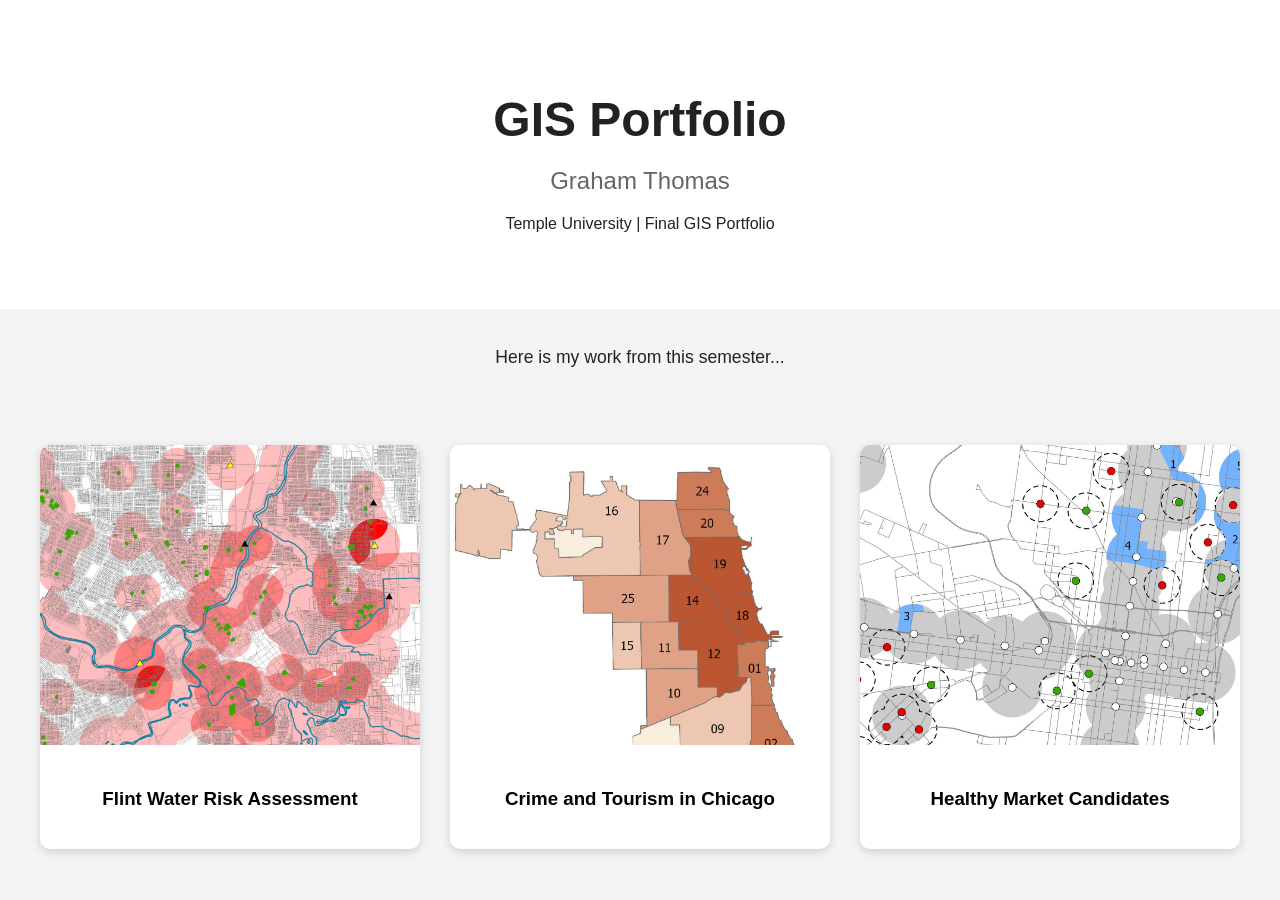
<file: index.html>
<!DOCTYPE html>
<html lang="en">
<head>
    <meta charset="UTF-8">
    <meta name="viewport" content="width=device-width, initial-scale=1.0">
    <title>GIS Portfolio | Graham Thomas</title>
    <link rel="stylesheet" href="style.css">
</head>
<body>

<header>
    <h1>GIS Portfolio</h1>
    <h2>Graham Thomas</h2>
    <p>Temple University | Final GIS Portfolio</p>
</header>

<section class="intro">
    <p>
       Here is my work from this semester...
    </p>
</section>

<section class="gallery">

    <a href="project1.html" class="card">
        <img src="images/flint-thumb.jpg" alt="Flint Water Risk">
        <h3>Flint Water Risk Assessment</h3>
    </a>

    <a href="project2.html" class="card">
        <img src="images/chicago-thumb.jpg" alt="Chicago Crime">
        <h3>Crime and Tourism in Chicago</h3>
    </a>

    <a href="project3.html" class="card">
        <img src="images/philly-thumb.jpg" alt="Healthy Markets">
        <h3>Healthy Market Candidates</h3>
    </a>

</section>

</body>
</html>
</file>
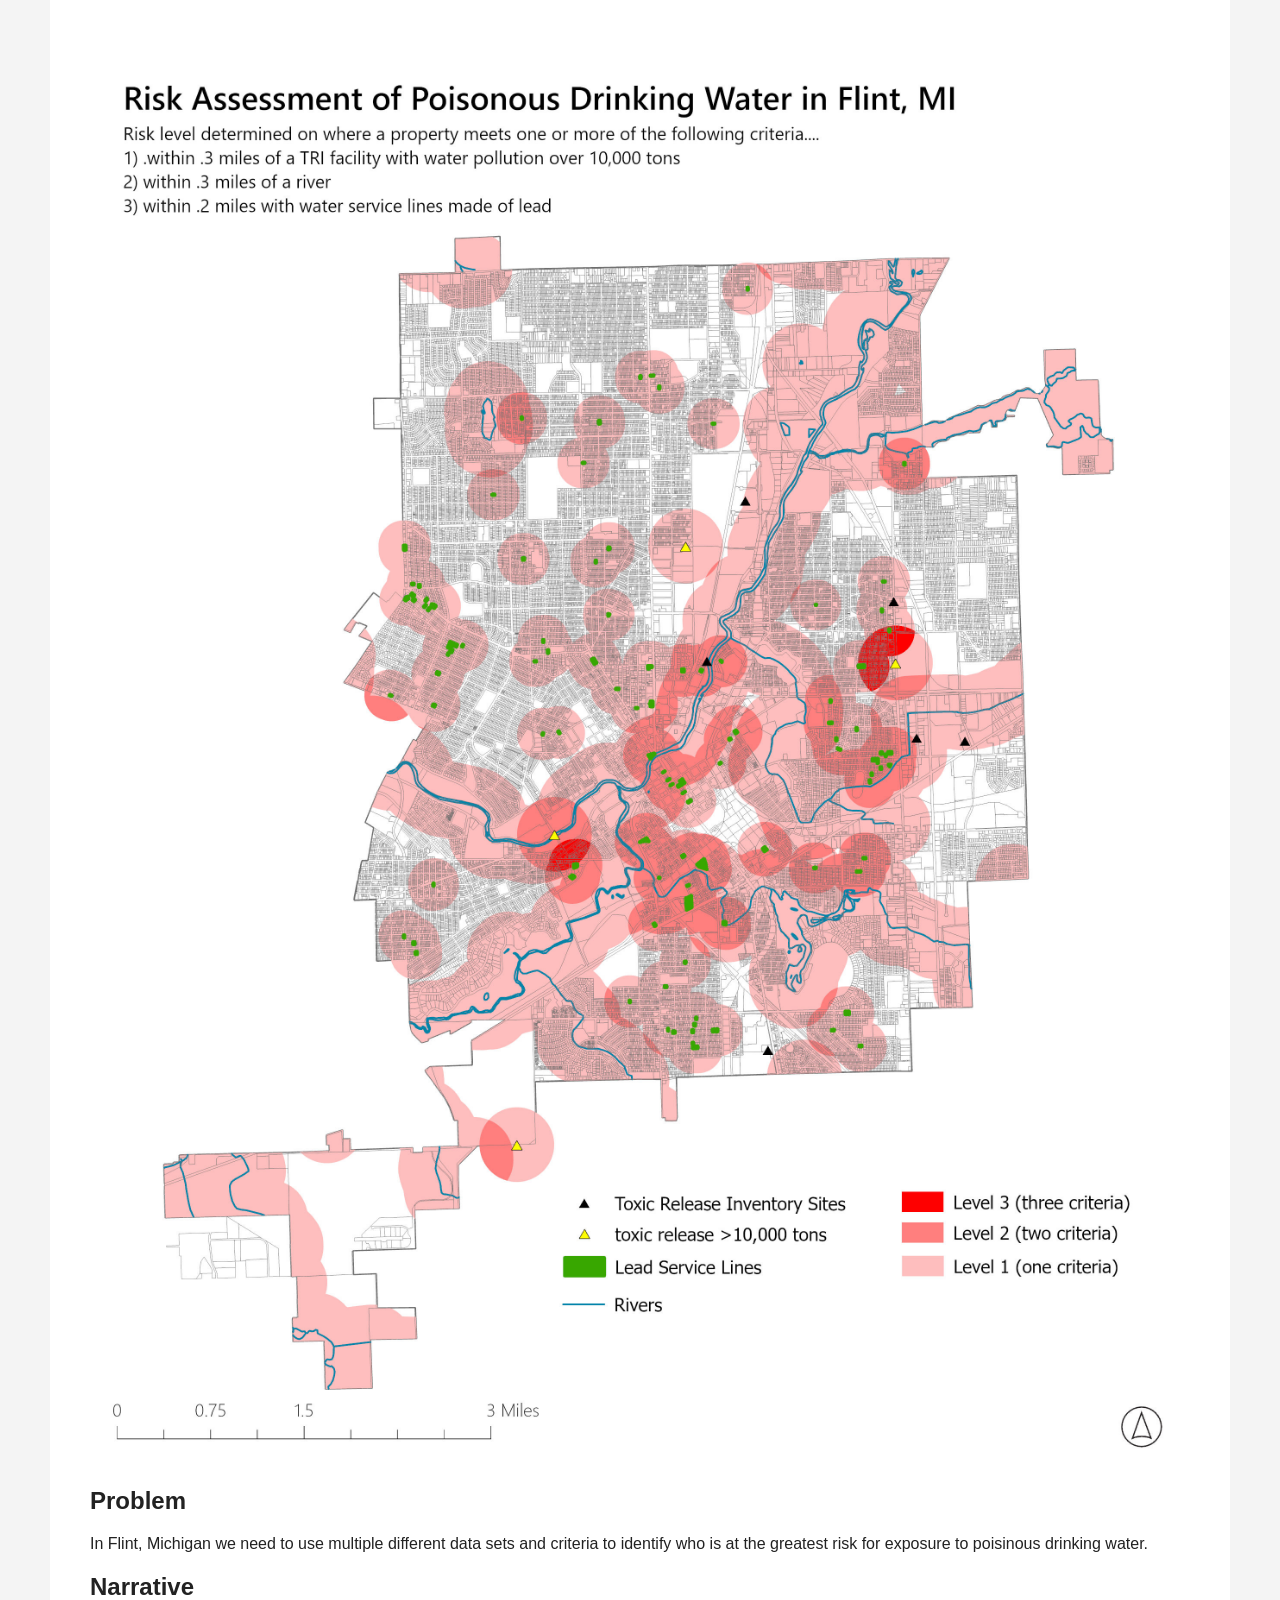
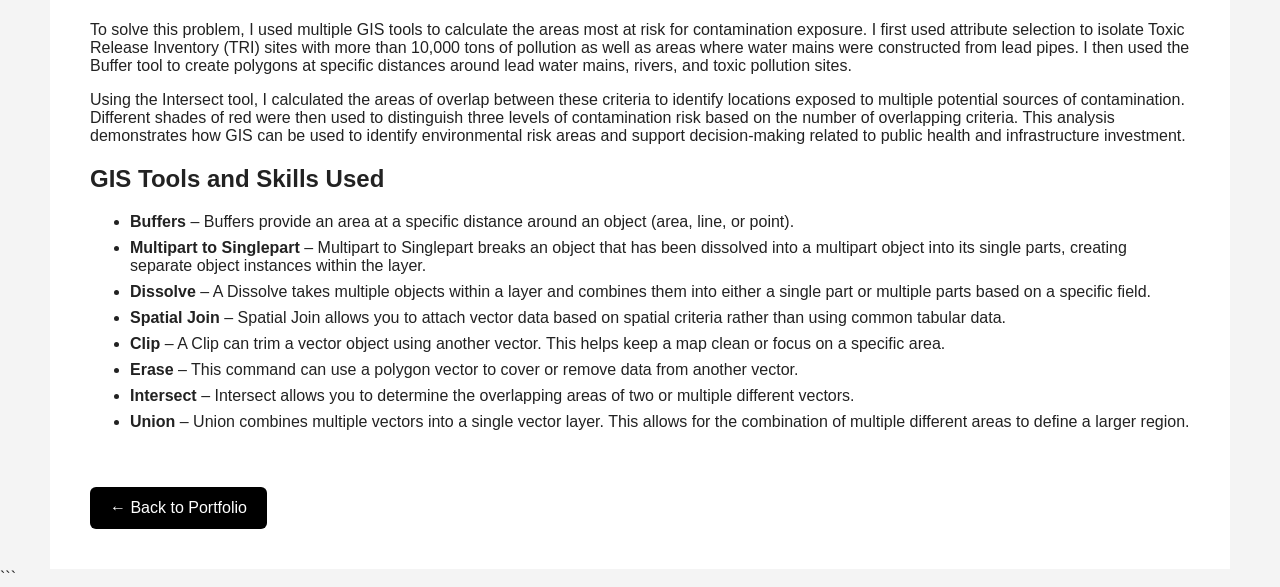
<file: project1.html>
<!DOCTYPE html>
<html>
<head>
    <title>Flint Water Risk Assessment</title>
    <link rel="stylesheet" href="style.css">
</head>

<body>

<div class="project-page">

<img src="images/flint-full.jpg">

<h2>Problem</h2>

<p>
In Flint, Michigan we need to use multiple different data sets and criteria to identify who is at the greatest risk for exposure to poisinous drinking water. 
</p>

<h2>Narrative</h2>

<p> 
    To solve this problem, I used multiple GIS tools to calculate the 
    areas most at risk for contamination exposure. I first used attribute 
    selection to isolate Toxic Release Inventory (TRI) sites with more 
    than 10,000 tons of pollution as well as areas where water mains 
    were constructed from lead pipes. I then used the Buffer tool to
    create polygons at specific distances around lead water mains, 
    rivers, and toxic pollution sites. 
</p>

<p> 
    Using the Intersect tool, I calculated the areas of overlap between
    these criteria to identify locations exposed to multiple potential 
    sources of contamination. Different shades of red were then used to 
    distinguish three levels of contamination risk based on the number 
    of overlapping criteria. This analysis demonstrates how GIS can be 
    used to identify environmental risk areas and support decision-making 
    related to public health and infrastructure investment. 
</p>

    <h2>GIS Tools and Skills Used</h2>

    <ul class="skills">

        <li>
            <strong>Buffers</strong> – Buffers provide an area at a specific
            distance around an object (area, line, or point).
        </li>

        <li>
            <strong>Multipart to Singlepart</strong> – Multipart to Singlepart
            breaks an object that has been dissolved into a multipart object
            into its single parts, creating separate object instances within
            the layer.
        </li>

        <li>
            <strong>Dissolve</strong> – A Dissolve takes multiple objects
            within a layer and combines them into either a single part or
            multiple parts based on a specific field.
        </li>

        <li>
            <strong>Spatial Join</strong> – Spatial Join allows you to attach
            vector data based on spatial criteria rather than using common
            tabular data.
        </li>

        <li>
            <strong>Clip</strong> – A Clip can trim a vector object using
            another vector. This helps keep a map clean or focus on a
            specific area.
        </li>

        <li>
            <strong>Erase</strong> – This command can use a polygon vector
            to cover or remove data from another vector.
        </li>

        <li>
            <strong>Intersect</strong> – Intersect allows you to determine
            the overlapping areas of two or multiple different vectors.
        </li>

        <li>
            <strong>Union</strong> – Union combines multiple vectors into a
            single vector layer. This allows for the combination of multiple
            different areas to define a larger region.
        </li>

    </ul>

    <a href="index.html" class="back-button">← Back to Portfolio</a>

</div>

</body>
</html>
```
</file>
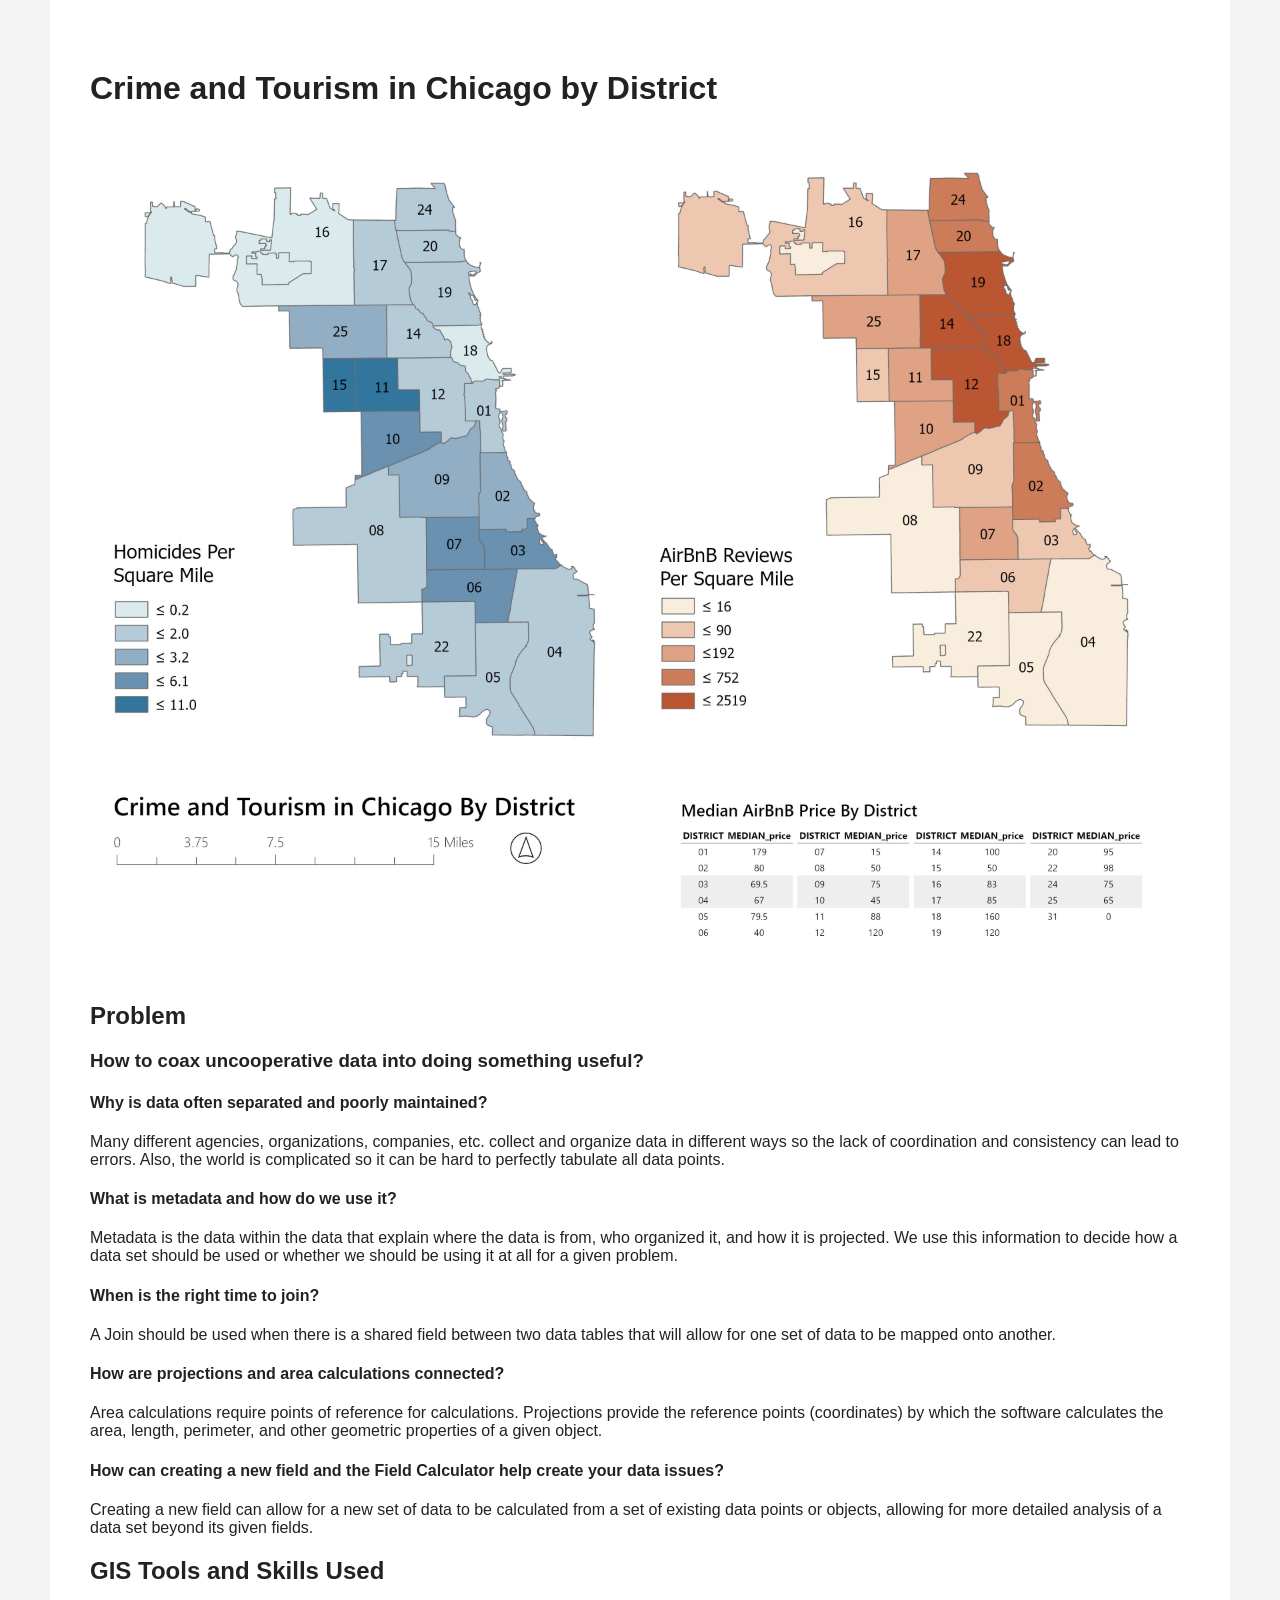
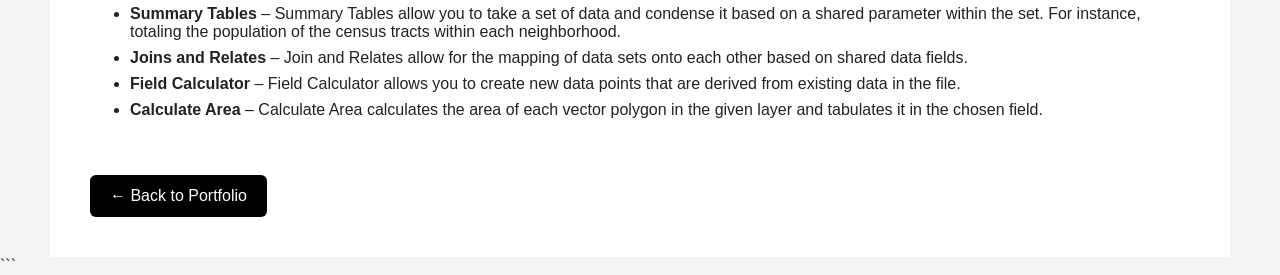
<file: project2.html>
<!DOCTYPE html>
<html>
<head>
    <title>Crime and Tourism in Chicago</title>
    <link rel="stylesheet" href="style.css">
</head>

<body>

<div class="project-page">

    <h1>Crime and Tourism in Chicago by District</h1>

    <img src="images/chicago-full.jpg" alt="Chicago Crime and Tourism Map">

    <h2>Problem</h2>

    <h3>How to coax uncooperative data into doing something useful?</h3>

    <h4>Why is data often separated and poorly maintained?</h4>

    <p>
        Many different agencies, organizations, companies, etc. collect and
        organize data in different ways so the lack of coordination and
        consistency can lead to errors. Also, the world is complicated so it
        can be hard to perfectly tabulate all data points.
    </p>

    <h4>What is metadata and how do we use it?</h4>

    <p>
        Metadata is the data within the data that explain where the data is
        from, who organized it, and how it is projected. We use this
        information to decide how a data set should be used or whether we
        should be using it at all for a given problem.
    </p>

    <h4>When is the right time to join?</h4>

    <p>
        A Join should be used when there is a shared field between two data
        tables that will allow for one set of data to be mapped onto another.
    </p>

    <h4>How are projections and area calculations connected?</h4>

    <p>
        Area calculations require points of reference for calculations.
        Projections provide the reference points (coordinates) by which the
        software calculates the area, length, perimeter, and other geometric
        properties of a given object.
    </p>

    <h4>How can creating a new field and the Field Calculator help create your data issues?</h4>

    <p>
        Creating a new field can allow for a new set of data to be calculated
        from a set of existing data points or objects, allowing for more
        detailed analysis of a data set beyond its given fields.
    </p>

    <h2>GIS Tools and Skills Used</h2>

    <ul class="skills">

        <li>
            <strong>Summary Tables</strong> – Summary Tables allow you to take
            a set of data and condense it based on a shared parameter within
            the set. For instance, totaling the population of the census tracts
            within each neighborhood.
        </li>

        <li>
            <strong>Joins and Relates</strong> – Join and Relates allow for the
            mapping of data sets onto each other based on shared data fields.
        </li>

        <li>
            <strong>Field Calculator</strong> – Field Calculator allows you to
            create new data points that are derived from existing data in the
            file.
        </li>

        <li>
            <strong>Calculate Area</strong> – Calculate Area calculates the
            area of each vector polygon in the given layer and tabulates it in
            the chosen field.
        </li>

    </ul>

    <a href="index.html" class="back-button">← Back to Portfolio</a>

</div>

</body>
</html>
```
</file>
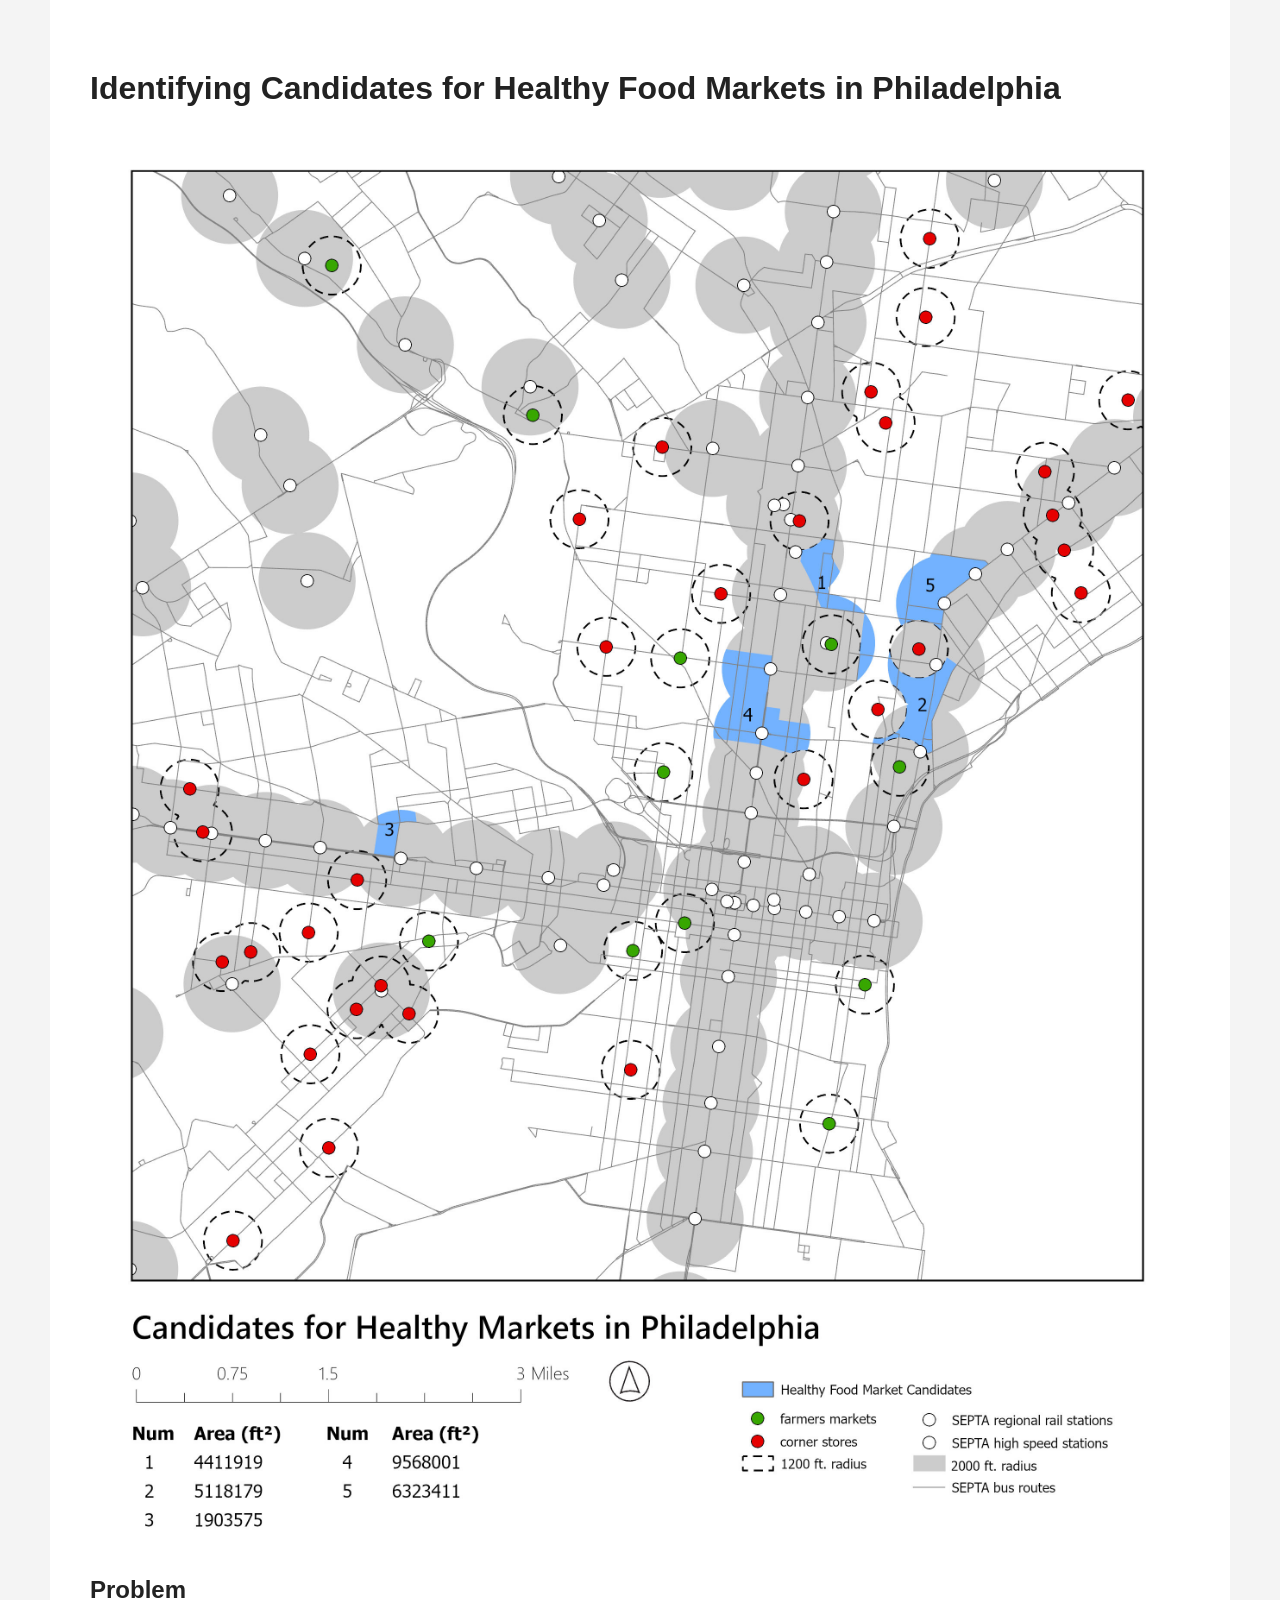
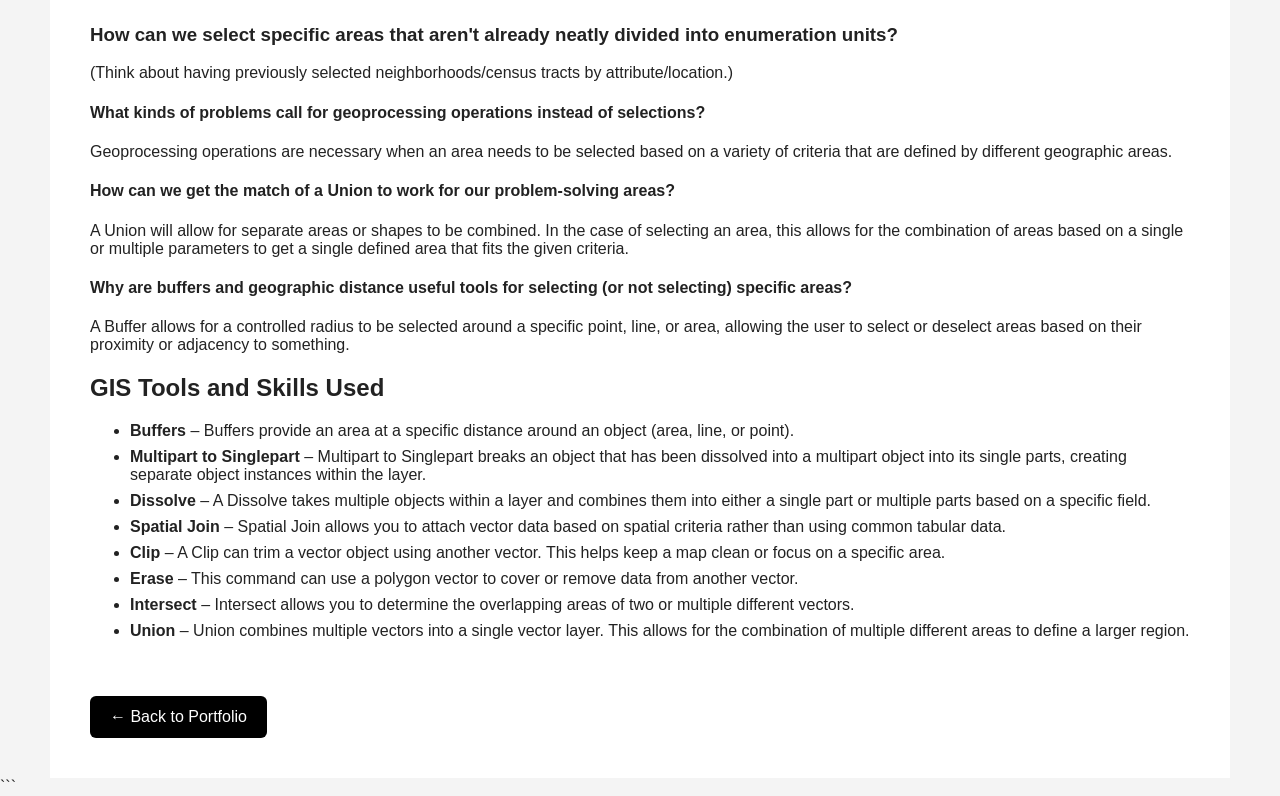
<file: project3.html>
<!DOCTYPE html>
<html>
<head>
    <title>Healthy Market Candidates in Philadelphia</title>
    <link rel="stylesheet" href="style.css">
</head>

<body>

<div class="project-page">

    <h1>Identifying Candidates for Healthy Food Markets in Philadelphia</h1>

    <img src="images/philly-full.jpg" alt="Healthy Market Candidates Map">

    <h2>Problem</h2>

    <h3>How can we select specific areas that aren't already neatly divided into enumeration units?</h3>

    <p>
        (Think about having previously selected neighborhoods/census tracts
        by attribute/location.)
    </p>

    <h4>What kinds of problems call for geoprocessing operations instead of selections?</h4>

    <p>
        Geoprocessing operations are necessary when an area needs to be selected
        based on a variety of criteria that are defined by different geographic
        areas.
    </p>

    <h4>How can we get the match of a Union to work for our problem-solving areas?</h4>

    <p>
        A Union will allow for separate areas or shapes to be combined. In the
        case of selecting an area, this allows for the combination of areas
        based on a single or multiple parameters to get a single defined area
        that fits the given criteria.
    </p>

    <h4>Why are buffers and geographic distance useful tools for selecting (or not selecting) specific areas?</h4>

    <p>
        A Buffer allows for a controlled radius to be selected around a specific
        point, line, or area, allowing the user to select or deselect areas
        based on their proximity or adjacency to something.
    </p>

    <h2>GIS Tools and Skills Used</h2>

    <ul class="skills">

        <li>
            <strong>Buffers</strong> – Buffers provide an area at a specific
            distance around an object (area, line, or point).
        </li>

        <li>
            <strong>Multipart to Singlepart</strong> – Multipart to Singlepart
            breaks an object that has been dissolved into a multipart object
            into its single parts, creating separate object instances within
            the layer.
        </li>

        <li>
            <strong>Dissolve</strong> – A Dissolve takes multiple objects
            within a layer and combines them into either a single part or
            multiple parts based on a specific field.
        </li>

        <li>
            <strong>Spatial Join</strong> – Spatial Join allows you to attach
            vector data based on spatial criteria rather than using common
            tabular data.
        </li>

        <li>
            <strong>Clip</strong> – A Clip can trim a vector object using
            another vector. This helps keep a map clean or focus on a
            specific area.
        </li>

        <li>
            <strong>Erase</strong> – This command can use a polygon vector
            to cover or remove data from another vector.
        </li>

        <li>
            <strong>Intersect</strong> – Intersect allows you to determine
            the overlapping areas of two or multiple different vectors.
        </li>

        <li>
            <strong>Union</strong> – Union combines multiple vectors into a
            single vector layer. This allows for the combination of multiple
            different areas to define a larger region.
        </li>

    </ul>

    <a href="index.html" class="back-button">← Back to Portfolio</a>

</div>

</body>
</html>
```
</file>
<file: style.css>
body {
    font-family: Arial, sans-serif;
    background-color: #f4f4f4;
    color: #222;
    margin: 0;
}

header {
    text-align: center;
    padding: 60px 20px;
    background: white;
}

header h1 {
    font-size: 3rem;
    margin-bottom: 10px;
}

header h2 {
    font-weight: normal;
    color: #666;
}

.intro {
    max-width: 900px;
    margin: auto;
    padding: 20px;
    text-align: center;
    font-size: 1.1rem;
}

.gallery {
    display: grid;
    grid-template-columns: repeat(auto-fit, minmax(350px,1fr));
    gap: 30px;
    padding: 40px;
}

.card {
    text-decoration: none;
    color: black;
    background: white;
    border-radius: 10px;
    overflow: hidden;
    box-shadow: 0 3px 10px rgba(0,0,0,.15);
    transition: .3s;
}

.card:hover {
    transform: translateY(-8px);
}

.card img {
    width: 100%;
    height: 300px;
    object-fit: cover;
}

.card h3 {
    text-align: center;
    padding: 20px;
}

.project-page {
    max-width: 1100px;
    margin: auto;
    padding: 40px;
    background: white;
}

.project-page img {
    width: 100%;
    border-radius: 8px;
}

.project-page h1 {
    margin-top: 30px;
}

.back-button {
    display: inline-block;
    margin-top: 40px;
    padding: 12px 20px;
    background: black;
    color: white;
    text-decoration: none;
    border-radius: 6px;
}

.skills li {
    margin-bottom: 8px;
}
</file>
